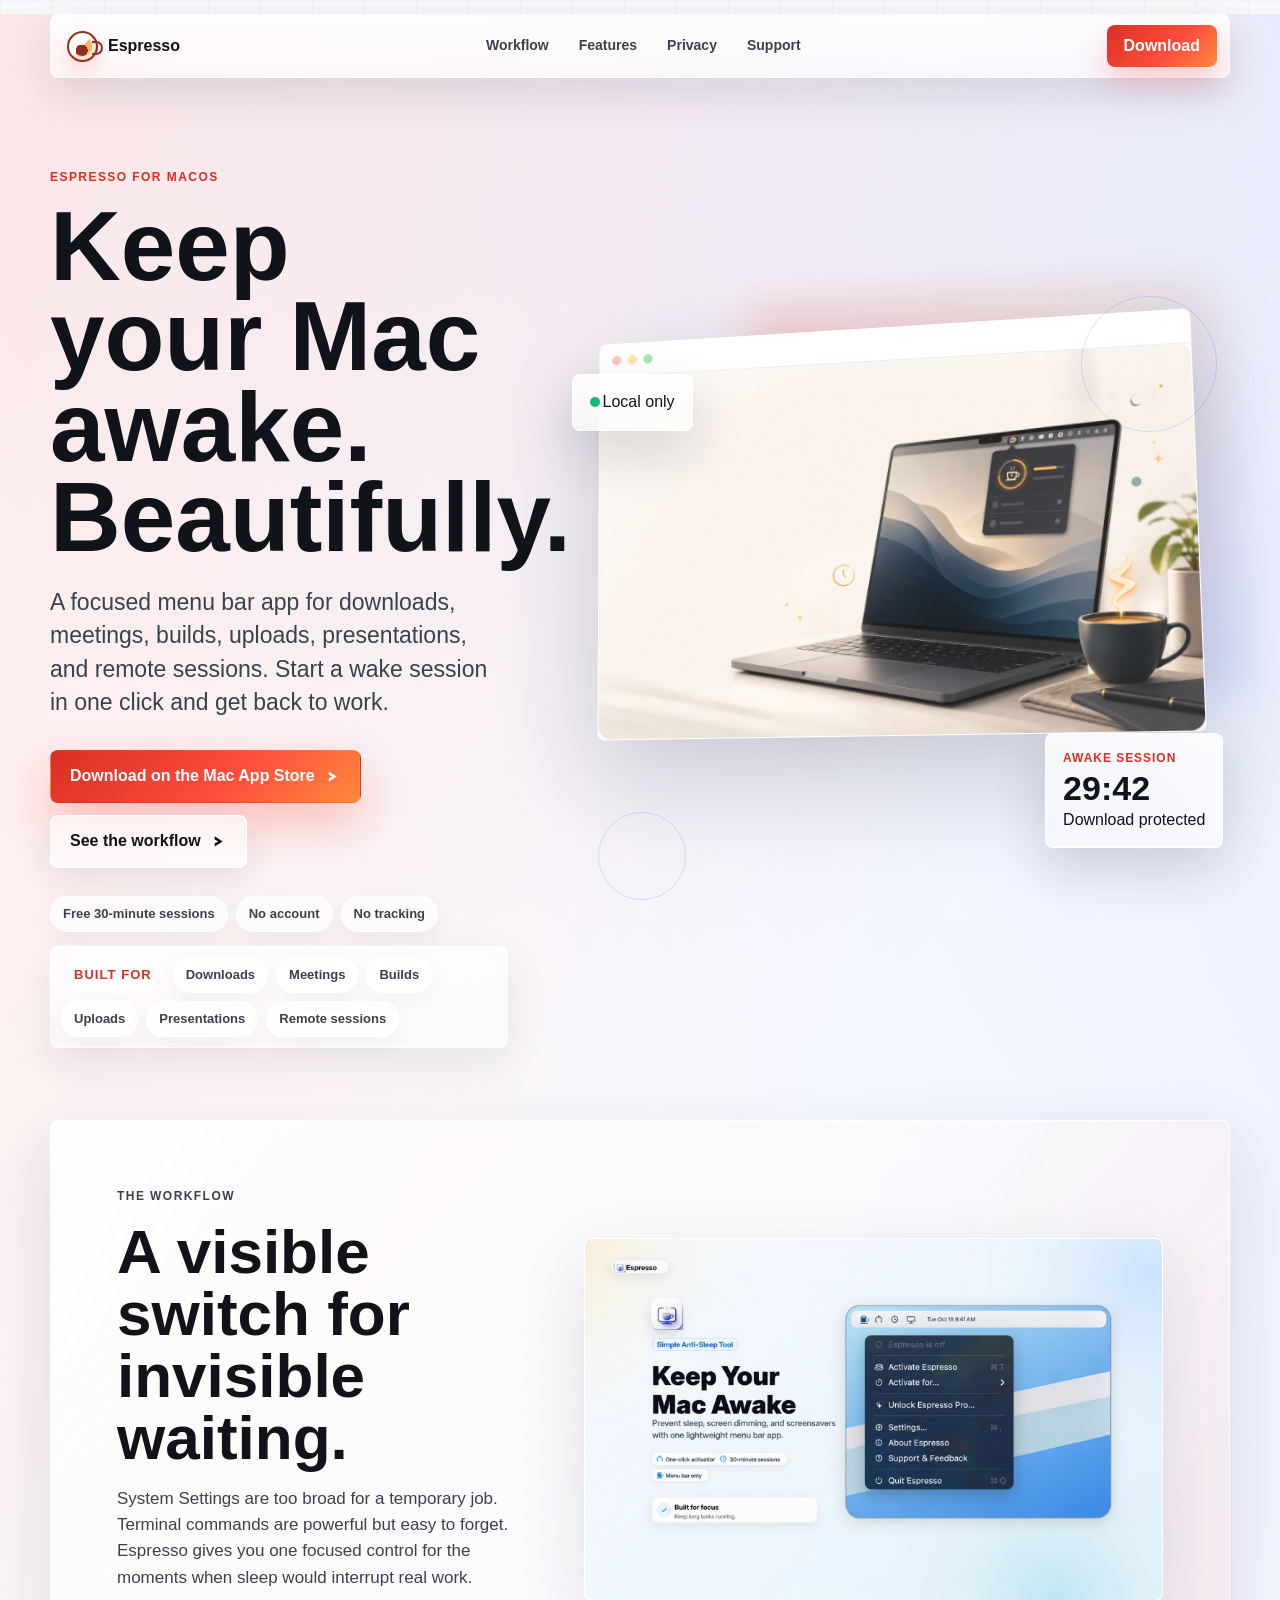
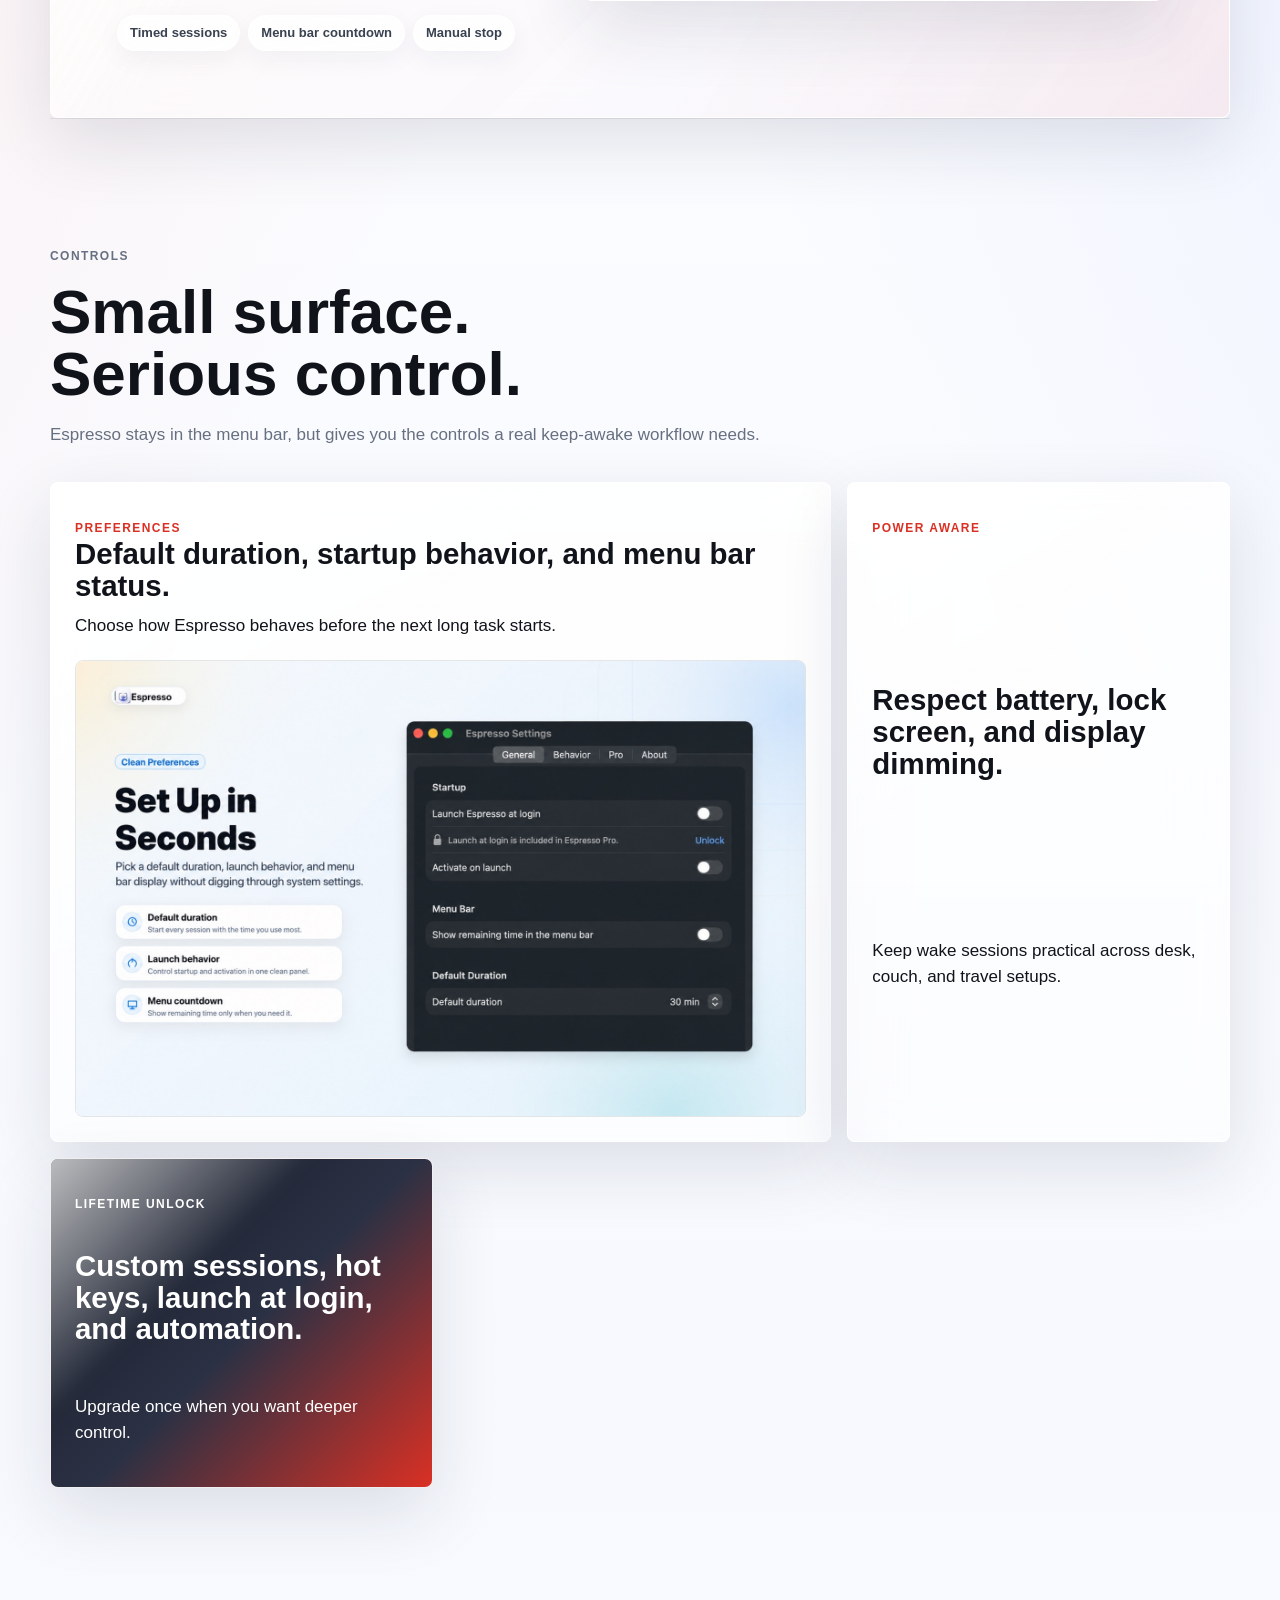
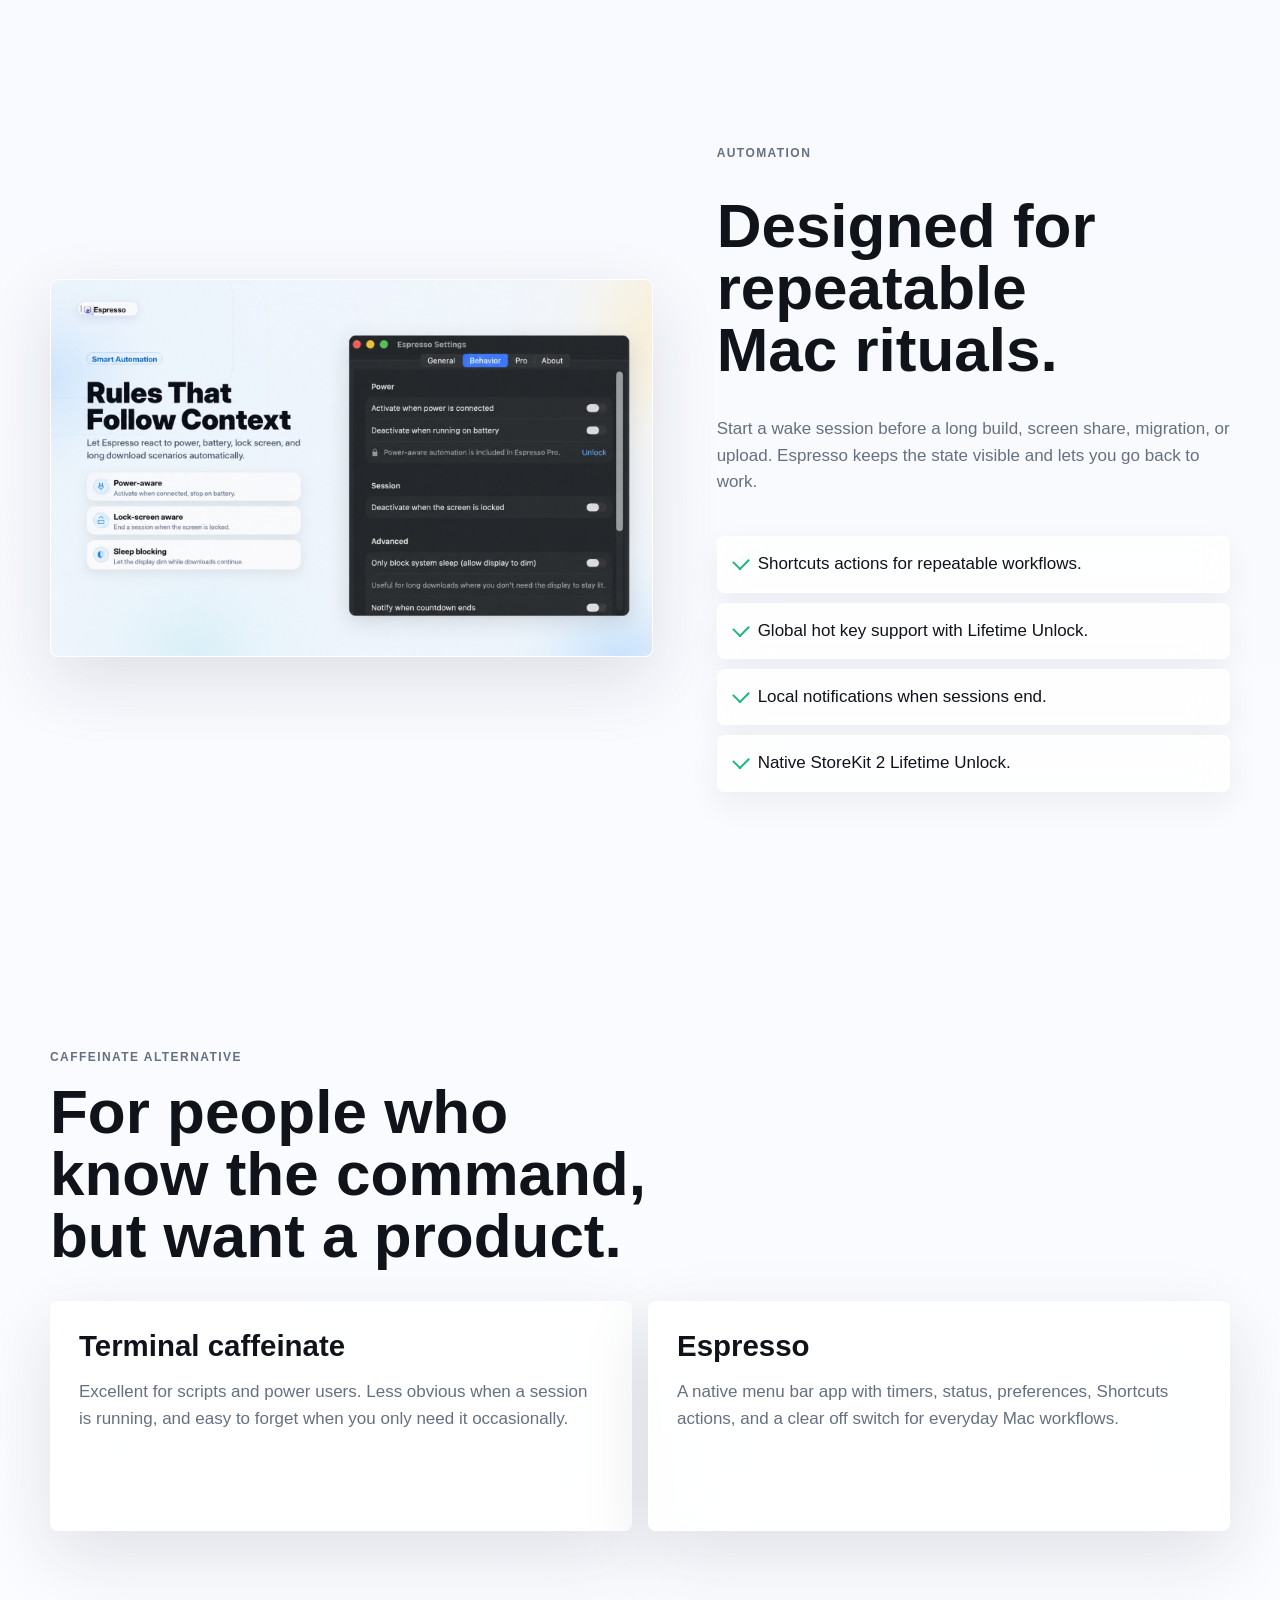
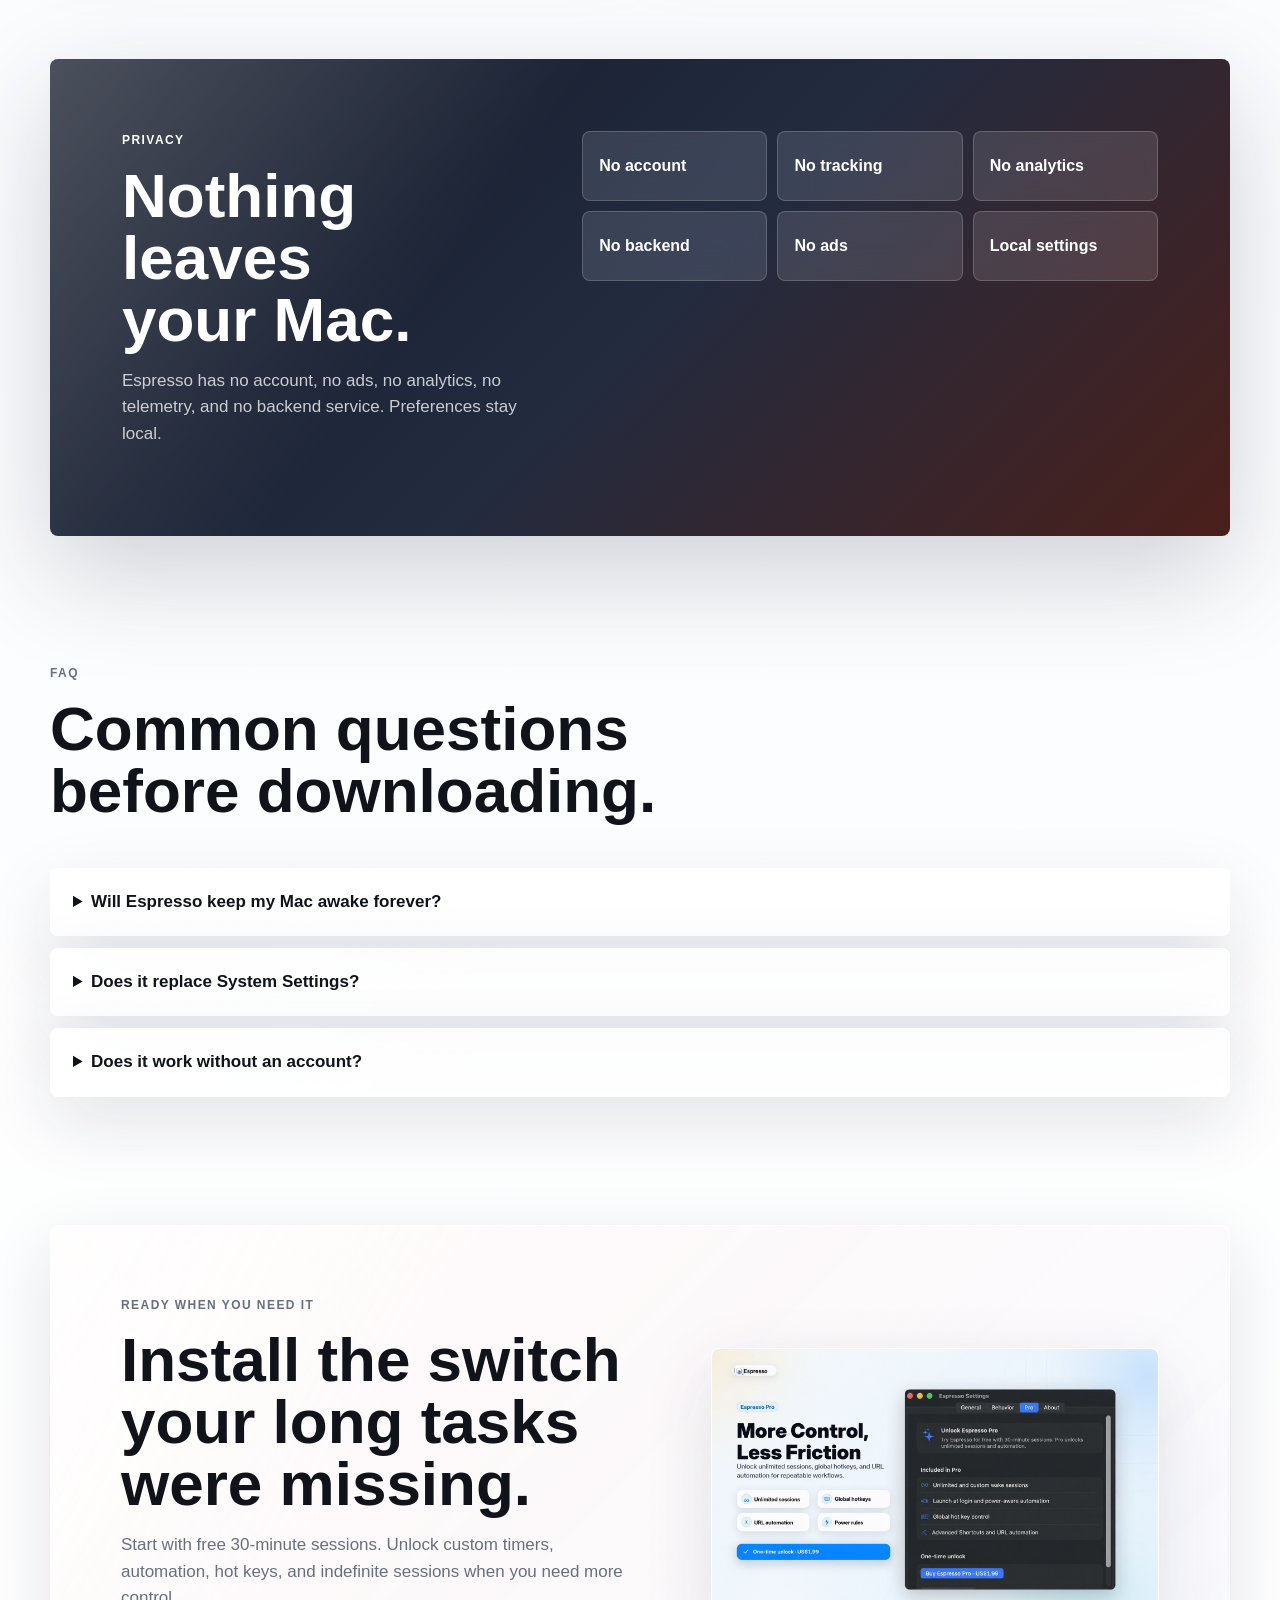
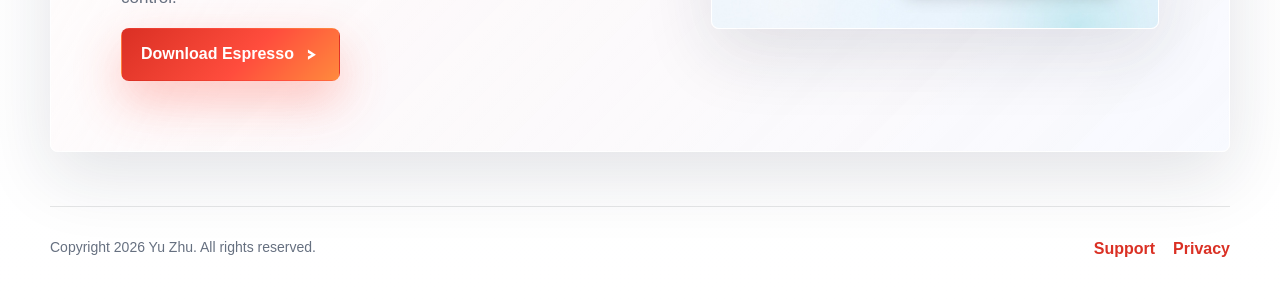
<file: index.html>
<!doctype html>
<html lang="en">
<head>
  <meta charset="utf-8">
  <meta name="viewport" content="width=device-width, initial-scale=1">
  <title>Espresso: Keep Your Mac Awake From the Menu Bar</title>
  <meta name="description" content="Espresso is a lightweight macOS menu bar app that keeps your Mac awake during downloads, meetings, presentations, builds, uploads, and remote sessions.">
  <meta name="robots" content="index,follow">
  <meta property="og:title" content="Espresso: Keep Your Mac Awake">
  <meta property="og:description" content="Prevent sleep from interrupting downloads, meetings, builds, uploads, presentations, and remote sessions.">
  <meta property="og:type" content="website">
  <meta property="og:url" content="https://espressoawake.com/">
  <meta property="og:image" content="https://espressoawake.com/assets/images/espresso-hero.jpg">
  <link rel="canonical" href="https://espressoawake.com/">
  <link rel="preload" as="image" href="assets/images/espresso-hero.jpg">
  <link rel="stylesheet" href="assets/styles.css">
  <script type="application/ld+json">
  {
    "@context": "https://schema.org",
    "@type": "SoftwareApplication",
    "name": "Espresso",
    "alternateName": "Espresso: Keep Awake",
    "applicationCategory": "UtilitiesApplication",
    "operatingSystem": "macOS 14.0 or later",
    "description": "A lightweight macOS menu bar utility that keeps your Mac awake during downloads, meetings, presentations, builds, uploads, and remote sessions.",
    "offers": {
      "@type": "Offer",
      "price": "0",
      "priceCurrency": "USD"
    },
    "downloadUrl": "https://apps.apple.com/cn/app/espresso-pro/id6773598626?mt=12&uo=4",
    "privacyPolicy": "https://espressoawake.com/privacy/",
    "screenshot": [
      "https://espressoawake.com/assets/images/screenshot-keep-awake.jpg",
      "https://espressoawake.com/assets/images/screenshot-preferences.jpg",
      "https://espressoawake.com/assets/images/screenshot-automation.jpg"
    ]
  }
  </script>
  <script type="application/ld+json">
  {
    "@context": "https://schema.org",
    "@type": "FAQPage",
    "mainEntity": [
      {
        "@type": "Question",
        "name": "How do I keep my Mac awake during a long download?",
        "acceptedAnswer": {
          "@type": "Answer",
          "text": "Open Espresso from the macOS menu bar and start a timed or manual wake session. Espresso keeps your Mac awake while the session is active, then lets normal sleep behavior resume."
        }
      },
      {
        "@type": "Question",
        "name": "Is Espresso an alternative to the caffeinate command?",
        "acceptedAnswer": {
          "@type": "Answer",
          "text": "Yes. Espresso gives you a visual menu bar interface for common keep-awake sessions, so you do not need to remember Terminal caffeinate flags for everyday downloads, meetings, uploads, and presentations."
        }
      },
      {
        "@type": "Question",
        "name": "Does Espresso collect data?",
        "acceptedAnswer": {
          "@type": "Answer",
          "text": "No. Espresso runs locally, stores preferences on your Mac, and does not include analytics, advertising, tracking, telemetry, accounts, or a backend service."
        }
      }
    ]
  }
  </script>
  <script src="assets/site.js" defer></script>
</head>
<body>
  <a class="skip-link" href="#main">Skip to content</a>

  <nav class="site-nav" aria-label="Primary navigation">
    <a class="brand" href="./" aria-label="Espresso home">
      <span class="brand-mark" aria-hidden="true"></span>
      <span>Espresso</span>
    </a>
    <div class="nav-links">
      <a href="#workflow">Workflow</a>
      <a href="#features">Features</a>
      <a href="#privacy">Privacy</a>
      <a href="support/">Support</a>
    </div>
    <a class="nav-cta" href="https://apps.apple.com/cn/app/espresso-pro/id6773598626?mt=12&amp;uo=4">Download</a>
  </nav>

  <main id="main">
    <section class="hero" data-reveal>
      <div class="hero-copy">
        <p class="eyebrow">Espresso for macOS</p>
        <h1>Keep your Mac awake. <span>Beautifully.</span></h1>
        <p class="lead">A focused menu bar app for downloads, meetings, builds, uploads, presentations, and remote sessions. Start a wake session in one click and get back to work.</p>
        <div class="actions" aria-label="Primary actions">
          <a class="button primary" href="https://apps.apple.com/cn/app/espresso-pro/id6773598626?mt=12&amp;uo=4">Download on the Mac App Store</a>
          <a class="button secondary" href="#workflow">See the workflow</a>
        </div>
        <div class="hero-cred" aria-label="Product highlights">
          <span>Free 30-minute sessions</span>
          <span>No account</span>
          <span>No tracking</span>
        </div>
        <div class="use-case-rail" aria-label="Use cases">
          <span class="rail-label">Built for</span>
          <span>Downloads</span>
          <span>Meetings</span>
          <span>Builds</span>
          <span>Uploads</span>
          <span>Presentations</span>
          <span>Remote sessions</span>
        </div>
      </div>

      <div class="hero-stage" aria-label="Espresso product preview">
        <div class="stage-glow" aria-hidden="true"></div>
        <figure class="app-window main-window tilt-card">
          <div class="window-bar" aria-hidden="true">
            <span></span><span></span><span></span>
          </div>
          <img src="assets/images/espresso-hero.jpg" width="1440" height="900" alt="Premium visual of Espresso keeping a Mac awake from the menu bar">
        </figure>
        <aside class="floating-panel panel-timer" aria-label="Active Espresso session">
          <span class="panel-kicker">Awake session</span>
          <strong>29:42</strong>
          <span>Download protected</span>
        </aside>
        <aside class="floating-panel panel-status" aria-label="Espresso privacy status">
          <span class="pulse-dot" aria-hidden="true"></span>
          <span>Local only</span>
        </aside>
        <div class="orbit orbit-one" aria-hidden="true"></div>
        <div class="orbit orbit-two" aria-hidden="true"></div>
      </div>
    </section>

    <section id="workflow" class="chapter" data-reveal>
      <div class="chapter-copy">
        <p class="eyebrow">The workflow</p>
        <h2>A visible switch for invisible waiting.</h2>
        <p>System Settings are too broad for a temporary job. Terminal commands are powerful but easy to forget. Espresso gives you one focused control for the moments when sleep would interrupt real work.</p>
        <div class="feature-pills" aria-label="Workflow highlights">
          <span>Timed sessions</span>
          <span>Menu bar countdown</span>
          <span>Manual stop</span>
        </div>
      </div>
      <figure class="showcase-card tilt-card">
        <img src="assets/images/screenshot-keep-awake.jpg" width="1600" height="1000" loading="lazy" alt="Espresso menu bar wake session with a countdown">
      </figure>
    </section>

    <section id="features" class="section feature-board" data-reveal>
      <div class="section-heading">
        <p class="eyebrow">Controls</p>
        <h2>Small surface. Serious control.</h2>
        <p>Espresso stays in the menu bar, but gives you the controls a real keep-awake workflow needs.</p>
      </div>
      <div class="feature-grid">
        <article class="feature-card span-two">
          <div>
            <p class="eyebrow">Preferences</p>
            <h3>Default duration, startup behavior, and menu bar status.</h3>
            <p>Choose how Espresso behaves before the next long task starts.</p>
          </div>
          <img src="assets/images/screenshot-preferences.jpg" width="1600" height="1000" loading="lazy" alt="Espresso preferences for default duration and startup behavior">
        </article>
        <article class="feature-card">
          <p class="eyebrow">Power aware</p>
          <h3>Respect battery, lock screen, and display dimming.</h3>
          <p>Keep wake sessions practical across desk, couch, and travel setups.</p>
        </article>
        <article class="feature-card accent-card">
          <p class="eyebrow">Lifetime Unlock</p>
          <h3>Custom sessions, hot keys, launch at login, and automation.</h3>
          <p>Upgrade once when you want deeper control.</p>
        </article>
      </div>
    </section>

    <section class="section image-story" data-reveal>
      <figure class="story-image tilt-card">
        <img src="assets/images/screenshot-automation.jpg" width="1600" height="1000" loading="lazy" alt="Espresso behavior settings for power and lock behavior">
      </figure>
      <div class="story-stack">
        <p class="eyebrow">Automation</p>
        <h2>Designed for repeatable Mac rituals.</h2>
        <p>Start a wake session before a long build, screen share, migration, or upload. Espresso keeps the state visible and lets you go back to work.</p>
        <ul class="check-list">
          <li>Shortcuts actions for repeatable workflows.</li>
          <li>Global hot key support with Lifetime Unlock.</li>
          <li>Local notifications when sessions end.</li>
          <li>Native StoreKit 2 Lifetime Unlock.</li>
        </ul>
      </div>
    </section>

    <section class="section comparison" data-reveal>
      <div class="section-heading">
        <p class="eyebrow">Caffeinate alternative</p>
        <h2>For people who know the command, but want a product.</h2>
      </div>
      <div class="comparison-grid">
        <article>
          <h3>Terminal caffeinate</h3>
          <p>Excellent for scripts and power users. Less obvious when a session is running, and easy to forget when you only need it occasionally.</p>
        </article>
        <article>
          <h3>Espresso</h3>
          <p>A native menu bar app with timers, status, preferences, Shortcuts actions, and a clear off switch for everyday Mac workflows.</p>
        </article>
      </div>
    </section>

    <section id="privacy" class="privacy-band" data-reveal>
      <div class="privacy-copy">
        <p class="eyebrow">Privacy</p>
        <h2>Nothing leaves your Mac.</h2>
        <p>Espresso has no account, no ads, no analytics, no telemetry, and no backend service. Preferences stay local.</p>
      </div>
      <div class="privacy-grid" aria-label="Privacy promises">
        <span>No account</span>
        <span>No tracking</span>
        <span>No analytics</span>
        <span>No backend</span>
        <span>No ads</span>
        <span>Local settings</span>
      </div>
    </section>

    <section class="section faq" data-reveal>
      <div class="section-heading">
        <p class="eyebrow">FAQ</p>
        <h2>Common questions before downloading.</h2>
      </div>
      <details>
        <summary>Will Espresso keep my Mac awake forever?</summary>
        <p>Only while you choose. You can use a timed session, turn it off manually, or let macOS return to normal sleep behavior when the timer ends.</p>
      </details>
      <details>
        <summary>Does it replace System Settings?</summary>
        <p>No. Espresso is intentionally focused on temporary wake sessions. It is not a full power-management suite.</p>
      </details>
      <details>
        <summary>Does it work without an account?</summary>
        <p>Yes. Espresso has no account system and stores preferences locally on your Mac.</p>
      </details>
    </section>

    <section class="final-cta" data-reveal>
      <div>
        <p class="eyebrow">Ready when you need it</p>
        <h2>Install the switch your long tasks were missing.</h2>
        <p>Start with free 30-minute sessions. Unlock custom timers, automation, hot keys, and indefinite sessions when you need more control.</p>
        <a class="button primary" href="https://apps.apple.com/cn/app/espresso-pro/id6773598626?mt=12&amp;uo=4">Download Espresso</a>
      </div>
      <figure class="cta-card tilt-card">
        <img src="assets/images/screenshot-pro.jpg" width="1600" height="1000" loading="lazy" alt="Espresso Lifetime Unlock screen with Pro controls">
      </figure>
    </section>
  </main>

  <footer class="site-footer">
    <p>Copyright 2026 Yu Zhu. All rights reserved.</p>
    <div>
      <a href="support/">Support</a>
      <a href="privacy/">Privacy</a>
    </div>
  </footer>
</body>
</html>
</file>
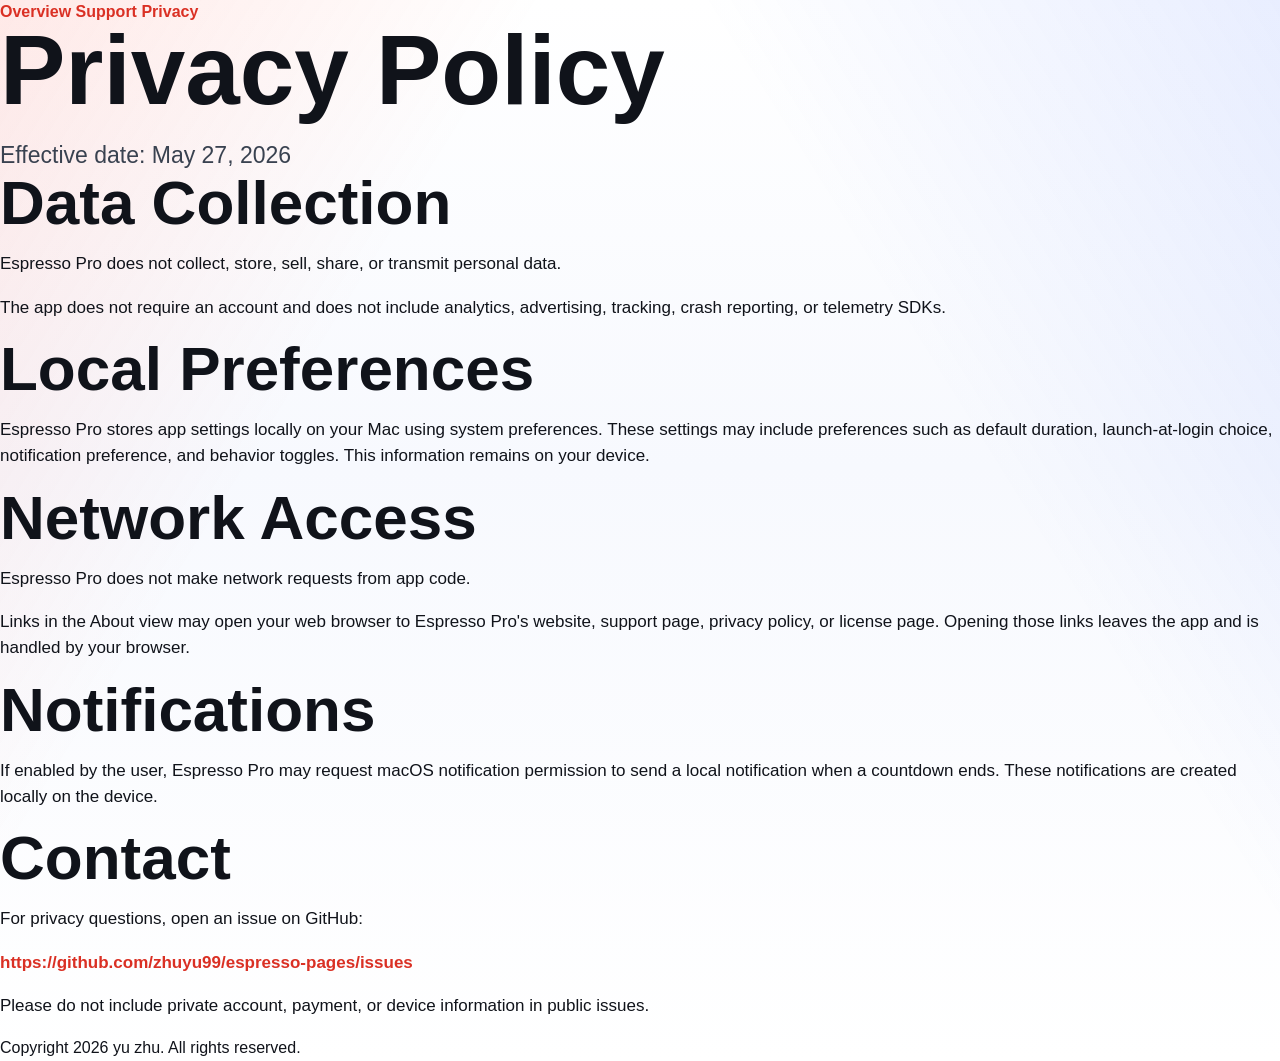
<file: privacy/index.html>
<!doctype html>
<html lang="en">
<head>
  <meta charset="utf-8">
  <meta name="viewport" content="width=device-width, initial-scale=1">
  <title>Espresso Pro Privacy Policy</title>
  <meta name="description" content="Privacy policy for Espresso Pro.">
  <link rel="stylesheet" href="../assets/styles.css">
</head>
<body>
  <main class="page">
    <nav>
      <a href="../">Overview</a>
      <a href="../support/">Support</a>
      <a href="./">Privacy</a>
    </nav>

    <header>
      <h1>Privacy Policy</h1>
      <p class="lead">Effective date: May 27, 2026</p>
    </header>

    <section>
      <h2>Data Collection</h2>
      <p>Espresso Pro does not collect, store, sell, share, or transmit personal data.</p>
      <p>The app does not require an account and does not include analytics, advertising, tracking, crash reporting, or telemetry SDKs.</p>
    </section>

    <section>
      <h2>Local Preferences</h2>
      <p>Espresso Pro stores app settings locally on your Mac using system preferences. These settings may include preferences such as default duration, launch-at-login choice, notification preference, and behavior toggles. This information remains on your device.</p>
    </section>

    <section>
      <h2>Network Access</h2>
      <p>Espresso Pro does not make network requests from app code.</p>
      <p>Links in the About view may open your web browser to Espresso Pro's website, support page, privacy policy, or license page. Opening those links leaves the app and is handled by your browser.</p>
    </section>

    <section>
      <h2>Notifications</h2>
      <p>If enabled by the user, Espresso Pro may request macOS notification permission to send a local notification when a countdown ends. These notifications are created locally on the device.</p>
    </section>

    <section class="panel">
      <h2>Contact</h2>
      <p>For privacy questions, open an issue on GitHub:</p>
      <p><a href="https://github.com/zhuyu99/espresso-pages/issues">https://github.com/zhuyu99/espresso-pages/issues</a></p>
      <p class="muted">Please do not include private account, payment, or device information in public issues.</p>
    </section>

    <footer>Copyright 2026 yu zhu. All rights reserved.</footer>
  </main>
</body>
</html>
</file>
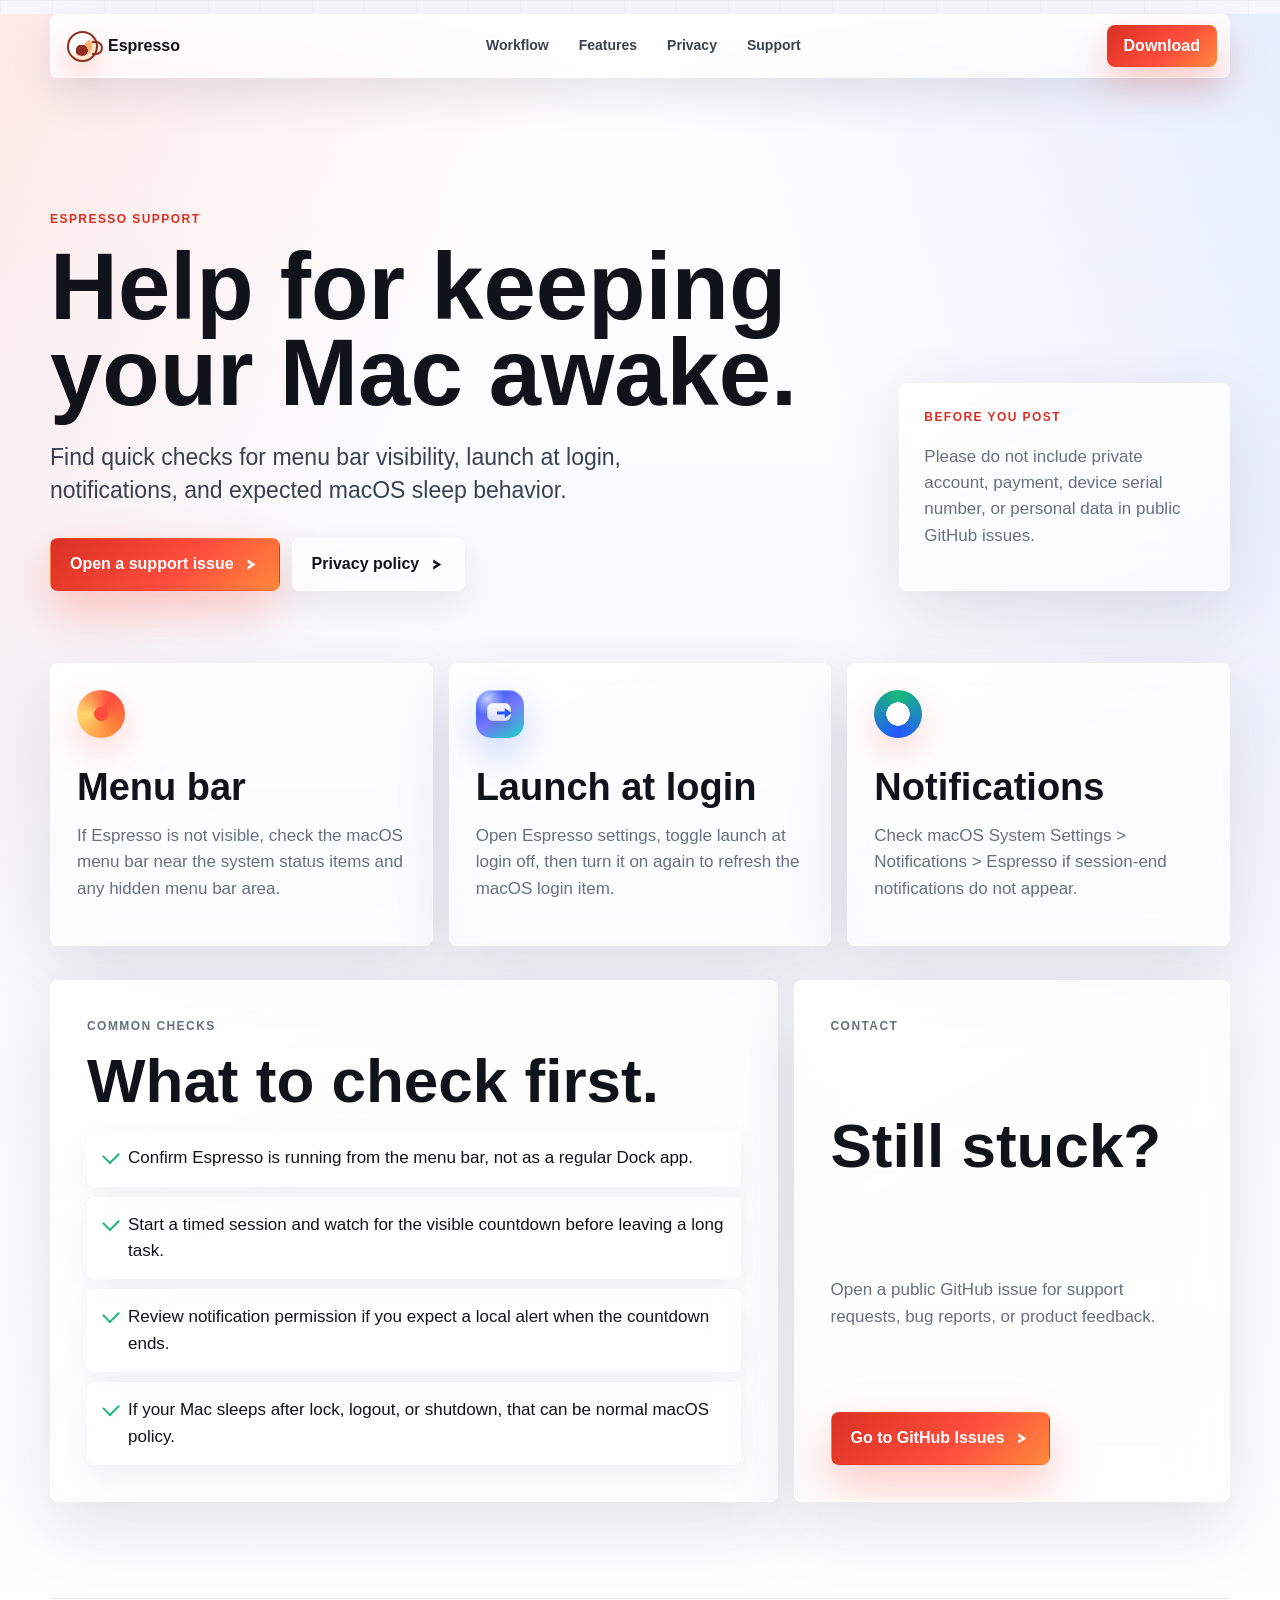
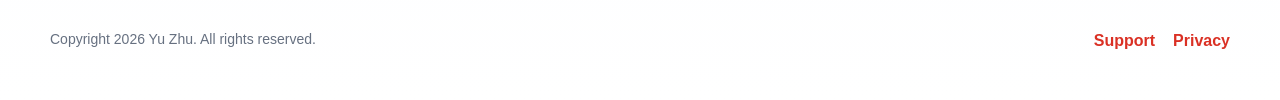
<file: support/index.html>
<!doctype html>
<html lang="en">
<head>
  <meta charset="utf-8">
  <meta name="viewport" content="width=device-width, initial-scale=1">
  <title>Espresso Support: Help for Keeping Your Mac Awake</title>
  <meta name="description" content="Support, troubleshooting, and contact information for Espresso, the macOS menu bar app that keeps your Mac awake during long tasks.">
  <meta name="robots" content="index,follow">
  <link rel="canonical" href="https://espressoawake.com/support/">
  <link rel="stylesheet" href="../assets/styles.css">
</head>
<body>
  <a class="skip-link" href="#main">Skip to content</a>

  <nav class="site-nav" aria-label="Primary navigation">
    <a class="brand" href="../" aria-label="Espresso home">
      <span class="brand-mark" aria-hidden="true"></span>
      <span>Espresso</span>
    </a>
    <div class="nav-links">
      <a href="/#workflow">Workflow</a>
      <a href="/#features">Features</a>
      <a href="/privacy/">Privacy</a>
      <a href="/support/" aria-current="page">Support</a>
    </div>
    <a class="nav-cta" href="https://apps.apple.com/cn/app/espresso-pro/id6773598626?mt=12&amp;uo=4">Download</a>
  </nav>

  <main id="main" class="support-page">
    <section class="support-hero" data-reveal>
      <div>
        <p class="eyebrow">Espresso Support</p>
        <h1>Help for keeping your Mac awake.</h1>
        <p class="lead">Find quick checks for menu bar visibility, launch at login, notifications, and expected macOS sleep behavior.</p>
        <div class="actions" aria-label="Support actions">
          <a class="button primary" href="https://github.com/zhuyu99/espresso-pages/issues">Open a support issue</a>
          <a class="button secondary" href="/privacy/">Privacy policy</a>
        </div>
      </div>
      <aside class="support-note">
        <p class="eyebrow">Before you post</p>
        <p>Please do not include private account, payment, device serial number, or personal data in public GitHub issues.</p>
      </aside>
    </section>

    <section class="support-grid" aria-label="Support categories" data-reveal>
      <article class="support-card">
        <span class="support-icon" aria-hidden="true"></span>
        <h2>Menu bar</h2>
        <p>If Espresso is not visible, check the macOS menu bar near the system status items and any hidden menu bar area.</p>
      </article>
      <article class="support-card">
        <span class="support-icon support-icon-alt" aria-hidden="true"></span>
        <h2>Launch at login</h2>
        <p>Open Espresso settings, toggle launch at login off, then turn it on again to refresh the macOS login item.</p>
      </article>
      <article class="support-card">
        <span class="support-icon support-icon-ring" aria-hidden="true"></span>
        <h2>Notifications</h2>
        <p>Check macOS System Settings &gt; Notifications &gt; Espresso if session-end notifications do not appear.</p>
      </article>
    </section>

    <section class="support-layout" data-reveal>
      <div class="support-panel">
        <p class="eyebrow">Common checks</p>
        <h2>What to check first.</h2>
        <ul class="check-list">
          <li>Confirm Espresso is running from the menu bar, not as a regular Dock app.</li>
          <li>Start a timed session and watch for the visible countdown before leaving a long task.</li>
          <li>Review notification permission if you expect a local alert when the countdown ends.</li>
          <li>If your Mac sleeps after lock, logout, or shutdown, that can be normal macOS policy.</li>
        </ul>
      </div>
      <div class="support-panel contact-panel">
        <p class="eyebrow">Contact</p>
        <h2>Still stuck?</h2>
        <p>Open a public GitHub issue for support requests, bug reports, or product feedback.</p>
        <a class="button primary" href="https://github.com/zhuyu99/espresso-pages/issues">Go to GitHub Issues</a>
      </div>
    </section>
  </main>

  <footer class="site-footer">
    <p>Copyright 2026 Yu Zhu. All rights reserved.</p>
    <div>
      <a href="/support/">Support</a>
      <a href="/privacy/">Privacy</a>
    </div>
  </footer>
  <script src="../assets/site.js" defer></script>
</body>
</html>
</file>
<file: assets/styles.css>
:root {
  color-scheme: light;
  --bg: #f6f8fc;
  --paper: #ffffff;
  --paper-soft: #f2f5fb;
  --glass: rgba(255, 255, 255, 0.66);
  --glass-strong: rgba(255, 255, 255, 0.82);
  --glass-edge: rgba(255, 255, 255, 0.92);
  --ink: #10131a;
  --muted: #667080;
  --muted-strong: #394250;
  --line: rgba(16, 19, 26, 0.1);
  --line-strong: rgba(16, 19, 26, 0.18);
  --red: #ff4d3d;
  --red-dark: #da3024;
  --orange: #ff8a3d;
  --yellow: #ffd76a;
  --blue: #2458ff;
  --green: #17b978;
  --shadow: 0 24px 70px rgba(25, 35, 56, 0.12);
  --shadow-strong: 0 38px 110px rgba(25, 35, 56, 0.2);
  --radius: 8px;
}

* {
  box-sizing: border-box;
}

html {
  scroll-behavior: smooth;
  background: var(--bg);
}

body {
  margin: 0;
  min-width: 320px;
  overflow-x: hidden;
  color: var(--ink);
  font-family: -apple-system, BlinkMacSystemFont, "Inter", "Segoe UI", sans-serif;
  line-height: 1.55;
  background:
    linear-gradient(122deg, rgba(255, 77, 61, 0.12) 0%, transparent 28%),
    linear-gradient(238deg, rgba(36, 88, 255, 0.1) 0%, transparent 30%),
    linear-gradient(180deg, #ffffff 0%, #f7f9fe 44%, #ffffff 100%);
}

body::before {
  position: fixed;
  inset: 0;
  z-index: -1;
  pointer-events: none;
  content: "";
  opacity: 0.55;
  background-image:
    linear-gradient(rgba(24, 32, 52, 0.055) 1px, transparent 1px),
    linear-gradient(90deg, rgba(24, 32, 52, 0.055) 1px, transparent 1px);
  background-size: 52px 52px;
  mask-image: linear-gradient(to bottom, #000 0%, rgba(0, 0, 0, 0.62) 42%, transparent 88%);
}

img {
  display: block;
  max-width: 100%;
  height: auto;
}

a {
  color: var(--red-dark);
  font-weight: 760;
  text-decoration: none;
}

a:hover {
  text-decoration: underline;
}

a:focus-visible,
button:focus-visible,
summary:focus-visible {
  outline: 3px solid var(--blue);
  outline-offset: 4px;
}

.skip-link {
  position: absolute;
  left: 16px;
  top: -80px;
  z-index: 30;
  padding: 10px 12px;
  color: var(--ink);
  background: var(--paper);
  border: 1px solid var(--line);
  border-radius: var(--radius);
}

.skip-link:focus {
  top: 16px;
}

.site-nav,
.hero,
.section,
.chapter,
.privacy-band,
.final-cta,
.site-footer {
  width: min(1180px, calc(100% - 40px));
  margin: 0 auto;
}

.site-nav {
  position: sticky;
  top: 14px;
  z-index: 20;
  display: grid;
  grid-template-columns: auto 1fr auto;
  gap: 18px;
  align-items: center;
  min-height: 64px;
  margin-top: 14px;
  padding: 10px 12px 10px 16px;
  background:
    linear-gradient(180deg, rgba(255, 255, 255, 0.9), rgba(255, 255, 255, 0.66));
  border: 1px solid var(--glass-edge);
  border-radius: var(--radius);
  box-shadow: 0 16px 44px rgba(20, 30, 50, 0.11);
  backdrop-filter: blur(28px) saturate(1.4);
}

.brand,
.nav-links {
  display: flex;
  align-items: center;
}

.brand {
  gap: 10px;
  color: var(--ink);
  font-weight: 860;
}

.brand:hover,
.nav-cta:hover {
  text-decoration: none;
}

.brand-mark {
  position: relative;
  width: 31px;
  height: 31px;
  border-radius: 50%;
  background:
    radial-gradient(circle at 47% 65%, #8f2f24 0 26%, transparent 27%),
    linear-gradient(135deg, #fff 0 48%, #ffb16f 49% 100%);
  border: 2px solid #8f2f24;
  box-shadow:
    inset 0 0 0 4px rgba(255, 255, 255, 0.68),
    0 10px 22px rgba(255, 77, 61, 0.2);
}

.brand-mark::after {
  position: absolute;
  right: -7px;
  top: 8px;
  width: 9px;
  height: 10px;
  content: "";
  border: 2px solid #8f2f24;
  border-left: 0;
  border-radius: 0 9px 9px 0;
}

.nav-links {
  justify-content: center;
  gap: clamp(14px, 2.4vw, 30px);
  font-size: 14px;
}

.nav-links a {
  color: var(--muted-strong);
  font-weight: 760;
}

.nav-cta {
  display: inline-flex;
  align-items: center;
  justify-content: center;
  min-height: 42px;
  padding: 0 17px;
  color: #fff;
  background: linear-gradient(135deg, var(--red-dark), var(--red) 58%, var(--orange));
  border-radius: var(--radius);
  box-shadow: 0 16px 34px rgba(255, 77, 61, 0.28);
}

.hero {
  display: grid;
  grid-template-columns: minmax(0, 0.82fr) minmax(420px, 1.18fr);
  gap: clamp(32px, 5vw, 74px);
  align-items: center;
  min-height: clamp(680px, calc(100vh - 94px), 820px);
  padding: clamp(60px, 7vw, 90px) 0 clamp(40px, 6vw, 72px);
}

.hero-copy,
.chapter-copy,
.story-stack,
.section-heading,
.privacy-copy,
.final-cta > div {
  min-width: 0;
}

.eyebrow {
  margin: 0 0 15px;
  color: var(--red-dark);
  font-size: 12px;
  font-weight: 900;
  letter-spacing: 0.12em;
  text-transform: uppercase;
}

h1,
h2,
h3,
p {
  letter-spacing: 0;
}

h1 {
  max-width: 720px;
  margin: 0;
  color: var(--ink);
  font-size: clamp(56px, 8vw, 98px);
  line-height: 0.92;
  text-wrap: balance;
}

h1 span {
  display: block;
}

h2 {
  margin: 0;
  color: var(--ink);
  font-size: clamp(34px, 5vw, 62px);
  line-height: 1;
  text-wrap: balance;
}

h3 {
  margin: 0;
  color: var(--ink);
  font-size: clamp(22px, 2.3vw, 32px);
  line-height: 1.08;
}

p,
li,
dd,
summary {
  font-size: 17px;
}

.lead {
  max-width: 650px;
  margin: 24px 0 0;
  color: var(--muted-strong);
  font-size: clamp(20px, 2vw, 23px);
  line-height: 1.45;
}

.actions {
  display: flex;
  flex-wrap: wrap;
  gap: 12px;
  margin-top: 31px;
}

.button {
  position: relative;
  display: inline-flex;
  align-items: center;
  justify-content: center;
  min-height: 50px;
  padding: 13px 19px;
  overflow: hidden;
  color: var(--ink);
  background:
    linear-gradient(180deg, rgba(255, 255, 255, 0.94), rgba(255, 255, 255, 0.72));
  border: 1px solid var(--line-strong);
  border-radius: var(--radius);
  box-shadow: 0 12px 34px rgba(25, 35, 56, 0.09);
  backdrop-filter: blur(18px) saturate(1.3);
  transition: transform 180ms ease, box-shadow 180ms ease, background-color 180ms ease, color 180ms ease, border-color 180ms ease;
}

.button::after {
  width: 16px;
  height: 16px;
  margin-left: 10px;
  content: "";
  background: currentColor;
  clip-path: polygon(25% 18%, 75% 50%, 25% 82%, 25% 62%, 48% 50%, 25% 38%);
  transition: transform 180ms ease;
}

.button:hover {
  transform: translateY(-2px);
  text-decoration: none;
  box-shadow: 0 18px 44px rgba(25, 35, 56, 0.14);
}

.button:hover::after {
  transform: translateX(3px);
}

.button.primary {
  color: #fff;
  background: linear-gradient(135deg, var(--red-dark), var(--red) 58%, var(--orange));
  border-color: transparent;
  box-shadow: 0 20px 48px rgba(255, 77, 61, 0.32);
}

.button.secondary {
  color: var(--ink);
  background: var(--glass);
  border-color: var(--glass-edge);
}

.hero-cred {
  display: flex;
  flex-wrap: wrap;
  gap: 8px;
  margin-top: 28px;
}

.hero-cred span,
.feature-pills span,
.use-case-rail span {
  display: inline-flex;
  align-items: center;
  min-height: 34px;
  padding: 7px 12px;
  color: var(--muted-strong);
  font-size: 13px;
  font-weight: 800;
  background: var(--glass);
  border: 1px solid var(--glass-edge);
  border-radius: 999px;
  box-shadow: 0 8px 24px rgba(25, 35, 56, 0.05);
  backdrop-filter: blur(16px) saturate(1.2);
}

.use-case-rail {
  display: flex;
  flex-wrap: wrap;
  gap: 8px;
  max-width: 610px;
  margin-top: 14px;
  padding: 10px;
  background:
    linear-gradient(180deg, rgba(255, 255, 255, 0.76), rgba(255, 255, 255, 0.5));
  border: 1px solid var(--glass-edge);
  border-radius: var(--radius);
  box-shadow: 0 18px 46px rgba(25, 35, 56, 0.08);
  backdrop-filter: blur(24px) saturate(1.25);
}

.use-case-rail .rail-label {
  color: var(--red-dark);
  background: transparent;
  border-color: transparent;
  box-shadow: none;
  text-transform: uppercase;
  letter-spacing: 0.08em;
}

.hero-stage {
  position: relative;
  min-height: clamp(480px, 57vw, 650px);
  perspective: 1200px;
}

.stage-glow {
  position: absolute;
  inset: 2% 0 auto auto;
  width: 72%;
  height: 64%;
  border-radius: 28px;
  background:
    linear-gradient(135deg, rgba(255, 77, 61, 0.22), rgba(255, 138, 61, 0.18) 38%, rgba(36, 88, 255, 0.14));
  filter: blur(22px);
  transform: rotate(-4deg);
  animation: glow-drift 8s ease-in-out infinite alternate;
}

.app-window,
.showcase-card,
.story-image,
.cta-card,
.feature-card,
.comparison-grid article,
details {
  border: 1px solid var(--glass-edge);
  border-radius: var(--radius);
  box-shadow: var(--shadow);
  backdrop-filter: blur(24px) saturate(1.35);
}

.app-window {
  position: absolute;
  inset: 6% 0 auto 2%;
  width: 92%;
  margin: 0;
  overflow: hidden;
  background:
    linear-gradient(180deg, rgba(255, 255, 255, 0.86), rgba(255, 255, 255, 0.64));
  border-color: rgba(255, 255, 255, 0.95);
  transform: rotateX(5deg) rotateY(-8deg) rotateZ(-1deg);
  transform-style: preserve-3d;
  box-shadow: var(--shadow-strong);
  backdrop-filter: blur(28px) saturate(1.35);
}

.app-window::after {
  position: absolute;
  inset: 0;
  content: "";
  pointer-events: none;
  background:
    linear-gradient(120deg, rgba(255, 255, 255, 0.55), transparent 32%, rgba(255, 255, 255, 0.18)),
    linear-gradient(180deg, rgba(255, 255, 255, 0.34), transparent 20%);
}

.app-window img,
.showcase-card img,
.story-image img,
.cta-card img,
.feature-card img {
  width: 100%;
  aspect-ratio: 16 / 10;
  object-fit: cover;
}

.window-bar {
  display: flex;
  gap: 7px;
  align-items: center;
  height: 34px;
  padding: 0 13px;
  background: rgba(255, 255, 255, 0.72);
  border-bottom: 1px solid var(--line);
  backdrop-filter: blur(20px) saturate(1.25);
}

.window-bar span {
  width: 10px;
  height: 10px;
  border-radius: 50%;
  background: #ff6259;
}

.window-bar span:nth-child(2) {
  background: #ffbd2e;
}

.window-bar span:nth-child(3) {
  background: #28c840;
}

.floating-panel {
  position: absolute;
  display: grid;
  gap: 3px;
  padding: 15px 17px;
  color: var(--ink);
  background:
    linear-gradient(180deg, rgba(255, 255, 255, 0.86), rgba(255, 255, 255, 0.58));
  border: 1px solid var(--glass-edge);
  border-radius: var(--radius);
  box-shadow: 0 22px 52px rgba(25, 35, 56, 0.16);
  backdrop-filter: blur(26px) saturate(1.35);
}

.panel-kicker {
  color: var(--red-dark);
  font-size: 12px;
  font-weight: 860;
  letter-spacing: 0.08em;
  text-transform: uppercase;
}

.panel-timer {
  right: 1%;
  bottom: 13%;
  min-width: 168px;
  animation: float-panel 5s ease-in-out infinite;
}

.panel-timer strong {
  font-size: 34px;
  line-height: 1;
}

.panel-status {
  left: 0;
  top: 14%;
  grid-auto-flow: column;
  align-items: center;
  animation: float-panel 5.6s ease-in-out infinite reverse;
}

.pulse-dot {
  width: 10px;
  height: 10px;
  border-radius: 50%;
  background: var(--green);
  box-shadow: 0 0 0 0 rgba(37, 184, 132, 0.64);
  animation: pulse 2s ease-out infinite;
}

.orbit {
  position: absolute;
  border: 1px solid rgba(36, 88, 255, 0.16);
  border-radius: 999px;
  pointer-events: none;
}

.orbit-one {
  right: 2%;
  top: 2%;
  width: 136px;
  height: 136px;
  animation: spin-soft 18s linear infinite;
}

.orbit-two {
  left: 4%;
  bottom: 5%;
  width: 88px;
  height: 88px;
  animation: spin-soft 14s linear infinite reverse;
}

.chapter {
  position: relative;
  display: grid;
  grid-template-columns: minmax(0, 0.82fr) minmax(0, 1.18fr);
  gap: clamp(28px, 5vw, 64px);
  align-items: center;
  padding: clamp(36px, 6vw, 66px);
  overflow: hidden;
  color: var(--ink);
  background:
    linear-gradient(135deg, rgba(255, 255, 255, 0.86), rgba(255, 255, 255, 0.6)),
    linear-gradient(135deg, rgba(255, 77, 61, 0.1), rgba(36, 88, 255, 0.08));
  border: 1px solid var(--glass-edge);
  border-radius: var(--radius);
  box-shadow: var(--shadow);
  backdrop-filter: blur(24px) saturate(1.35);
}

.chapter::before {
  position: absolute;
  inset: 0;
  content: "";
  pointer-events: none;
  background:
    linear-gradient(120deg, rgba(255, 255, 255, 0.72), transparent 28%),
    linear-gradient(300deg, rgba(255, 77, 61, 0.08), transparent 38%);
}

.chapter > *,
.feature-card > *,
.comparison-grid article > *,
.privacy-band > *,
.final-cta > *,
details > * {
  position: relative;
  z-index: 1;
}

.chapter p {
  color: var(--muted-strong);
}

.feature-pills {
  display: flex;
  flex-wrap: wrap;
  gap: 8px;
  margin-top: 24px;
}

.feature-pills span {
  background: var(--glass-strong);
}

.showcase-card,
.story-image,
.cta-card {
  margin: 0;
  overflow: hidden;
  background: var(--glass-strong);
}

.section {
  padding: clamp(76px, 10vw, 128px) 0;
}

.section-heading {
  max-width: 780px;
  margin-bottom: 34px;
}

.section-heading p,
.story-stack p,
.comparison-grid p,
.privacy-copy p,
.final-cta p,
details p {
  color: var(--muted);
}

.feature-board {
  border-top: 1px solid rgba(16, 19, 26, 0.08);
}

.feature-grid {
  display: grid;
  grid-template-columns: repeat(3, minmax(0, 1fr));
  gap: 16px;
}

.feature-card {
  position: relative;
  display: grid;
  gap: 20px;
  min-height: 330px;
  padding: 24px;
  overflow: hidden;
  background:
    linear-gradient(180deg, rgba(255, 255, 255, 0.82), rgba(255, 255, 255, 0.58));
  backdrop-filter: blur(26px) saturate(1.35);
  transition: transform 220ms ease, box-shadow 220ms ease;
}

.feature-card::before,
.comparison-grid article::before,
details::before {
  position: absolute;
  inset: 0;
  content: "";
  pointer-events: none;
  background: linear-gradient(135deg, rgba(255, 255, 255, 0.64), transparent 36%);
}

.feature-card:hover {
  transform: translateY(-4px);
  box-shadow: var(--shadow-strong);
}

.feature-card p {
  margin: 12px 0 0;
}

.feature-card img {
  align-self: end;
  border: 1px solid var(--line);
  border-radius: var(--radius);
}

.span-two {
  grid-column: span 2;
}

.accent-card {
  color: #fff;
  background:
    linear-gradient(135deg, rgba(255, 255, 255, 0.18), transparent 38%),
    linear-gradient(135deg, #151923, #2b3144 52%, var(--red-dark));
}

.accent-card h3,
.accent-card .eyebrow,
.accent-card p {
  color: #fff;
}

.image-story,
.final-cta {
  display: grid;
  grid-template-columns: minmax(0, 1.08fr) minmax(0, 0.92fr);
  gap: clamp(28px, 5vw, 64px);
  align-items: center;
}

.story-stack {
  display: grid;
  gap: 18px;
}

.check-list {
  display: grid;
  gap: 10px;
  margin: 6px 0 0;
  padding: 0;
  list-style: none;
}

.check-list li {
  position: relative;
  padding: 14px 16px 14px 40px;
  background: var(--glass-strong);
  border: 1px solid var(--glass-edge);
  border-radius: var(--radius);
  box-shadow: 0 12px 32px rgba(25, 35, 56, 0.06);
  backdrop-filter: blur(18px) saturate(1.2);
}

.check-list li::before {
  position: absolute;
  left: 16px;
  top: 19px;
  width: 12px;
  height: 9px;
  content: "";
  border-left: 2px solid var(--green);
  border-bottom: 2px solid var(--green);
  transform: rotate(-45deg);
}

.comparison-grid {
  display: grid;
  grid-template-columns: repeat(2, minmax(0, 1fr));
  gap: 16px;
}

.comparison-grid article {
  position: relative;
  overflow: hidden;
  min-height: 230px;
  padding: 28px;
  background: var(--glass-strong);
}

.privacy-band {
  position: relative;
  display: grid;
  grid-template-columns: minmax(0, 0.82fr) minmax(0, 1.18fr);
  gap: clamp(28px, 5vw, 60px);
  align-items: start;
  padding: clamp(42px, 6vw, 72px);
  overflow: hidden;
  color: #fff;
  background:
    linear-gradient(135deg, rgba(255, 255, 255, 0.08), transparent 32%),
    linear-gradient(135deg, #111827, #232b3f 52%, #4a1f1a);
  border-radius: var(--radius);
  box-shadow: var(--shadow-strong);
}

.privacy-band::before {
  position: absolute;
  inset: 0;
  content: "";
  pointer-events: none;
  background: linear-gradient(125deg, rgba(255, 255, 255, 0.18), transparent 36%);
}

.privacy-band .eyebrow,
.privacy-band h2 {
  color: #fff;
}

.privacy-band p {
  max-width: 560px;
  color: rgba(255, 255, 255, 0.76);
}

.privacy-grid {
  display: grid;
  grid-template-columns: repeat(3, minmax(0, 1fr));
  gap: 10px;
}

.privacy-grid span {
  display: flex;
  align-items: center;
  min-height: 70px;
  padding: 16px;
  color: #fff;
  font-weight: 820;
  background: rgba(255, 255, 255, 0.12);
  border: 1px solid rgba(255, 255, 255, 0.18);
  border-radius: var(--radius);
  backdrop-filter: blur(18px) saturate(1.2);
}

.faq {
  display: grid;
  gap: 12px;
}

details {
  position: relative;
  overflow: hidden;
  padding: 20px 22px;
  background: var(--glass-strong);
}

summary {
  cursor: pointer;
  font-weight: 820;
}

details p {
  margin: 12px 0 0;
}

.final-cta {
  position: relative;
  padding: clamp(42px, 6vw, 70px);
  margin-bottom: 54px;
  overflow: hidden;
  background:
    linear-gradient(135deg, rgba(255, 255, 255, 0.86), rgba(255, 255, 255, 0.58)),
    linear-gradient(135deg, rgba(255, 77, 61, 0.14), rgba(36, 88, 255, 0.08));
  border: 1px solid var(--glass-edge);
  border-radius: var(--radius);
  box-shadow: var(--shadow);
  backdrop-filter: blur(24px) saturate(1.35);
}

.final-cta::before {
  position: absolute;
  inset: 0;
  content: "";
  pointer-events: none;
  background: linear-gradient(120deg, rgba(255, 255, 255, 0.7), transparent 30%);
}

.final-cta p {
  max-width: 680px;
}

.site-footer {
  display: flex;
  justify-content: space-between;
  gap: 20px;
  padding: 30px 0 46px;
  color: var(--muted);
  border-top: 1px solid var(--line);
}

.site-footer p {
  margin: 0;
  font-size: 14px;
}

.site-footer div {
  display: flex;
  gap: 18px;
}

.support-page {
  width: min(1180px, calc(100% - 40px));
  margin: 0 auto;
}

.support-hero {
  display: grid;
  grid-template-columns: minmax(0, 1fr) minmax(280px, 0.42fr);
  gap: clamp(24px, 5vw, 62px);
  align-items: end;
  padding: clamp(76px, 11vw, 132px) 0 clamp(38px, 6vw, 72px);
}

.support-hero h1 {
  max-width: 850px;
  font-size: clamp(50px, 8vw, 94px);
}

.support-note,
.support-card,
.support-panel {
  position: relative;
  overflow: hidden;
  background:
    linear-gradient(180deg, rgba(255, 255, 255, 0.82), rgba(255, 255, 255, 0.58));
  border: 1px solid var(--glass-edge);
  border-radius: var(--radius);
  box-shadow: var(--shadow);
  backdrop-filter: blur(24px) saturate(1.35);
}

.support-note {
  padding: 24px;
}

.support-note::before,
.support-card::before,
.support-panel::before {
  position: absolute;
  inset: 0;
  content: "";
  pointer-events: none;
  background: linear-gradient(135deg, rgba(255, 255, 255, 0.68), transparent 36%);
}

.support-note > *,
.support-card > *,
.support-panel > * {
  position: relative;
  z-index: 1;
}

.support-note p:last-child,
.support-card p,
.support-panel p {
  color: var(--muted);
}

.support-grid {
  display: grid;
  grid-template-columns: repeat(3, minmax(0, 1fr));
  gap: 16px;
}

.support-card {
  min-height: 260px;
  padding: 26px;
}

.support-card h2 {
  margin-top: 22px;
  font-size: clamp(26px, 3vw, 38px);
}

.support-icon {
  position: relative;
  display: inline-flex;
  width: 48px;
  height: 48px;
  overflow: hidden;
  border-radius: 50%;
  background:
    radial-gradient(circle at 50% 50%, var(--red) 0 20%, transparent 21%),
    conic-gradient(from 30deg, var(--red), var(--orange), var(--yellow), var(--red));
  box-shadow: 0 14px 34px rgba(255, 77, 61, 0.22);
}

.support-icon-alt {
  border-radius: 15px;
  background:
    radial-gradient(circle at 24% 18%, rgba(255, 255, 255, 0.72), transparent 17px),
    linear-gradient(145deg, #1748ff 0%, #7b7cff 52%, #17d7c8 100%);
  box-shadow:
    0 16px 38px rgba(36, 88, 255, 0.26),
    inset 0 1px 0 rgba(255, 255, 255, 0.42);
}

.support-icon-alt::before {
  position: absolute;
  left: 11px;
  top: 13px;
  width: 24px;
  height: 18px;
  content: "";
  background:
    linear-gradient(180deg, rgba(255, 255, 255, 0.96), rgba(255, 255, 255, 0.74));
  border-radius: 6px;
  box-shadow:
    inset 0 0 0 1px rgba(16, 19, 26, 0.08),
    0 7px 16px rgba(12, 20, 44, 0.18);
}

.support-icon-alt::after {
  position: absolute;
  left: 21px;
  top: 18px;
  width: 15px;
  height: 10px;
  content: "";
  background: var(--blue);
  clip-path: polygon(0 34%, 54% 34%, 54% 0, 100% 50%, 54% 100%, 54% 66%, 0 66%);
}

.support-icon-ring {
  background:
    radial-gradient(circle at 50% 50%, var(--paper) 0 34%, transparent 35%),
    conic-gradient(from 0deg, var(--green), var(--blue), var(--green));
}

.support-layout {
  display: grid;
  grid-template-columns: minmax(0, 1.25fr) minmax(280px, 0.75fr);
  gap: 16px;
  padding: clamp(16px, 4vw, 34px) 0 clamp(58px, 8vw, 96px);
}

.support-panel {
  padding: clamp(24px, 4vw, 36px);
}

.support-panel h2 {
  margin-bottom: 18px;
}

.support-panel .check-list {
  margin-top: 0;
}

.contact-panel {
  display: flex;
  flex-direction: column;
  align-items: flex-start;
  justify-content: space-between;
  gap: 24px;
}

html.motion-ready [data-reveal] {
  transform: translateY(18px);
  transition: transform 680ms ease;
}

html.motion-ready [data-reveal].is-visible {
  opacity: 1;
  transform: translateY(0);
}

.tilt-card {
  transition: transform 220ms ease, box-shadow 220ms ease;
}

@keyframes glow-drift {
  from {
    transform: translate3d(0, 0, 0) rotate(-4deg) scale(1);
  }
  to {
    transform: translate3d(-24px, 16px, 0) rotate(4deg) scale(1.035);
  }
}

@keyframes float-panel {
  0%,
  100% {
    transform: translateY(0);
  }
  50% {
    transform: translateY(-12px);
  }
}

@keyframes pulse {
  0% {
    box-shadow: 0 0 0 0 rgba(37, 184, 132, 0.64);
  }
  100% {
    box-shadow: 0 0 0 12px rgba(37, 184, 132, 0);
  }
}

@keyframes spin-soft {
  to {
    transform: rotate(360deg);
  }
}

@media (prefers-reduced-motion: reduce) {
  html {
    scroll-behavior: auto;
  }

  *,
  *::before,
  *::after {
    transition-duration: 0.01ms !important;
    animation-duration: 0.01ms !important;
    animation-iteration-count: 1 !important;
    scroll-behavior: auto !important;
  }

  [data-reveal] {
    opacity: 1;
    transform: none;
  }
}

@media (max-width: 980px) {
  .site-nav,
  .hero,
  .support-page,
  .section,
  .chapter,
  .privacy-band,
  .final-cta,
  .site-footer {
    width: min(760px, calc(100% - 28px));
  }

  .site-nav {
    position: static;
    grid-template-columns: 1fr auto;
  }

  .nav-links {
    grid-column: 1 / -1;
    grid-row: 2;
    justify-content: flex-start;
    overflow-x: auto;
    padding-bottom: 3px;
  }

  .hero,
  .support-hero,
  .support-layout,
  .chapter,
  .image-story,
  .privacy-band,
  .final-cta {
    grid-template-columns: 1fr;
  }

  .hero {
    min-height: 0;
  }

  .hero-stage {
    min-height: clamp(390px, 78vw, 560px);
  }

  .app-window {
    left: 3%;
    width: 92%;
  }

  .feature-grid,
  .support-grid,
  .privacy-grid {
    grid-template-columns: 1fr;
  }

  .span-two {
    grid-column: auto;
  }

  .comparison-grid {
    grid-template-columns: 1fr;
  }
}

@media (max-width: 620px) {
  .site-nav,
  .hero,
  .support-page,
  .section,
  .chapter,
  .privacy-band,
  .final-cta,
  .site-footer {
    width: min(100% - 24px, 520px);
  }

  .site-nav {
    margin-top: 8px;
  }

  .nav-cta {
    display: none;
  }

  .hero {
    padding-top: 44px;
  }

  h1 {
    font-size: clamp(40px, 12vw, 48px);
    line-height: 0.98;
  }

  h2 {
    font-size: clamp(31px, 9.4vw, 42px);
  }

  .support-hero h1 {
    font-size: clamp(40px, 12vw, 48px);
  }

  .lead {
    font-size: 18px;
  }

  .actions,
  .button {
    width: 100%;
  }

  .hero-stage {
    overflow: hidden;
    min-height: 330px;
  }

  .app-window {
    inset: 8% 0 auto 0;
    width: 100%;
    transform: rotateX(3deg) rotateY(-2deg) rotateZ(-1deg);
  }

  .window-bar {
    height: 28px;
  }

  .panel-timer {
    right: 8px;
    bottom: 17%;
    min-width: 142px;
  }

  .panel-status {
    left: 0;
    top: 10%;
  }

  .floating-panel {
    padding: 12px 14px;
  }

  .panel-timer strong {
    font-size: 28px;
  }

  .hero-cred,
  .use-case-rail {
    justify-content: flex-start;
  }

  .chapter,
  .privacy-band,
  .final-cta {
    padding: 28px 18px;
  }

  .feature-card,
  .support-card,
  .support-panel,
  .support-note,
  .comparison-grid article,
  details {
    padding: 20px;
  }

  .site-footer {
    flex-direction: column;
  }
}
</file>
